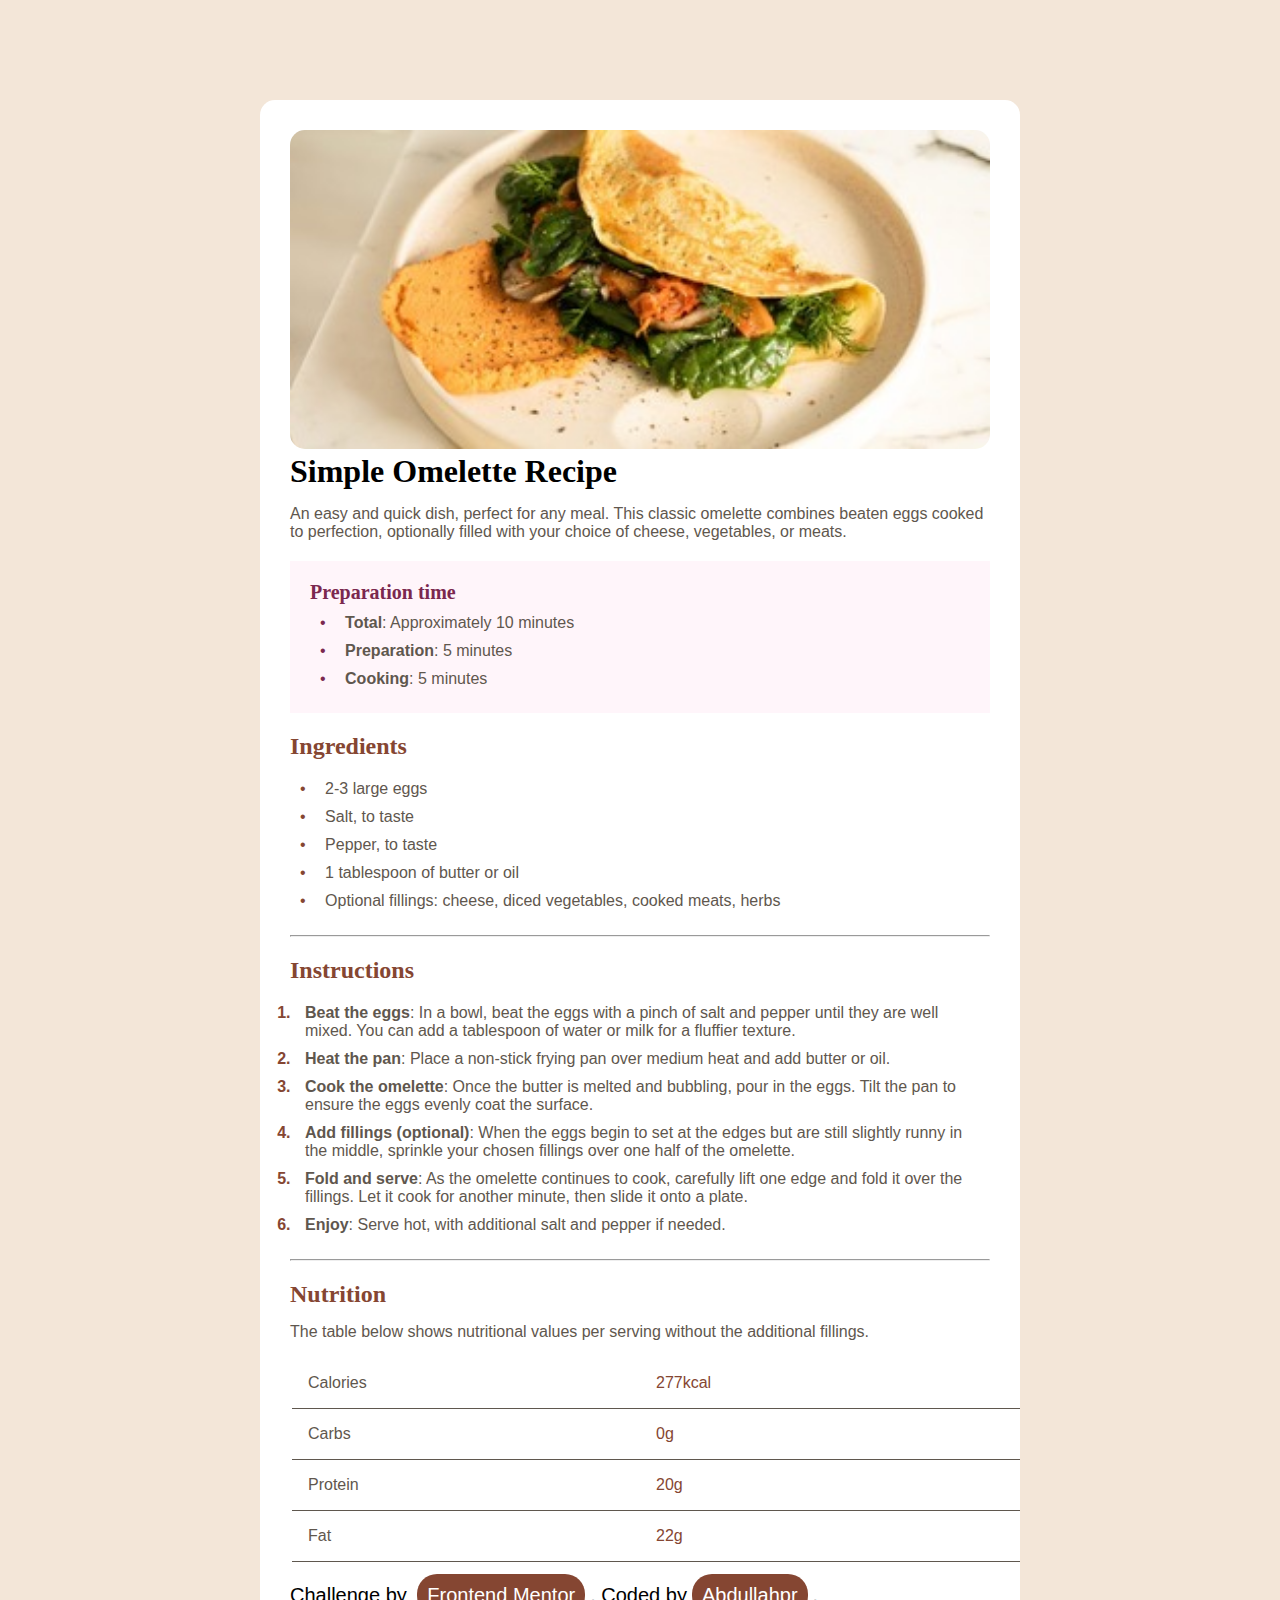
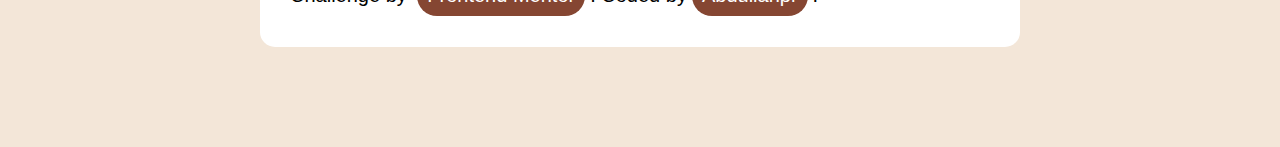
<file: index.html>
<!DOCTYPE html>
<html lang="en">

<head>
  <meta charset="UTF-8">
  <meta name="viewport" content="width=device-width, initial-scale=1.0">
  <!-- displays site properly based on user's device -->

  <link rel="icon" type="image/png" sizes="32x32" href="./assets/images/favicon-32x32.png">
  <meta http-equiv="X-UA-Compatible" content="IE=edge">
  <meta name="description" content="I will benefit from the omelet">
  <!-- Primary Meta Tags -->
  <title>Frontend Mentor | Recipe page</title>
<!-- Open Graph / Facebook -->
<meta property="og:type" content="website" />
<meta property="og:url" content="https://abdallahpr.github.io/CHALLENGES/" />
<meta property="og:title" content="Frontend Mentor | Recipe page" />
<meta property="og:description" content="I will benefit from the omelet" />
<meta property="og:image" content="./assets/images/image-omelette-1.jpeg" />
<meta property="og:image" content="./assets/images/image-omelette-tiny.jpeg" />
<!-- Twitter -->
<meta property="twitter:card" content="summary_large_image" />
<meta property="twitter:url" content="https://abdallahpr.github.io/CHALLENGES/" />
<meta property="twitter:title" content="Frontend Mentor | Recipe page" />
<meta property="twitter:description" content="I will benefit from the omelet" />
<meta property="twitter:image" content="./assets/images/image-omelette-1.jpeg" />


  <link rel="stylesheet" href="./design/YoungSerif-Regular.ttf">
  <link rel="stylesheet" href="./design/Outfit-VariableFont_wght.ttf">
  <link rel="stylesheet" href="style-guide.md">
  

  <link rel="stylesheet" href="home.css">
</head>

<body>
  <main>
    <div class="section-1">
      <img src="./assets/images/image-omelette.jpeg" alt="">
      <h1>Simple Omelette Recipe </h1>
      <p>
        An easy and quick dish, perfect for any meal. This classic omelette combines beaten eggs cooked
        to perfection, optionally filled with your choice of cheese, vegetables, or meats.
      </p>
    </div>

    <div class="section-2">
      <h2>Preparation time</h2>

      <ul>
      <li> <span>Total</span>: Approximately 10 minutes </li>
      <li> <span>Preparation</span>: 5 minutes </li>
      <li> <span>Cooking</span>: 5 minutes </li>
    </ul> 
    </div>


    <div class="section-3">
      <h2> Ingredients </h2>
      <ul>
        <li> 2-3 large eggs </li>
        <li> Salt, to taste </li>
        <li> Pepper, to taste </li>
        <li> 1 tablespoon of butter or oil </li>
        <li> Optional fillings: cheese, diced vegetables, cooked meats, herbs </li>
      </ul>
    </div>

    <hr>
    <div class="section-4">
      <h2> Instructions </h2>
      <ol>
        <li> <span>Beat the eggs</span>: In a bowl, beat the eggs with a pinch of salt and pepper until they are well mixed.
          You can add a tablespoon of water or milk for a fluffier texture.</li>

        <li> <span>Heat the pan</span>: Place a non-stick frying pan over medium heat and add butter or oil.</li>

        <li> <span>Cook the omelette</span>: Once the butter is melted and bubbling, pour in the eggs. Tilt the pan to ensure
          the eggs evenly coat the surface.</li>

        <li> <span>Add fillings (optional)</span>: When the eggs begin to set at the edges but are still slightly runny in the
          middle, sprinkle your chosen fillings over one half of the omelette.</li>

        <li> <span>Fold and serve</span>: As the omelette continues to cook, carefully lift one edge and fold it over the
          fillings. Let it cook for another minute, then slide it onto a plate.</li>

        <li> <span>Enjoy</span>: Serve hot, with additional salt and pepper if needed.</li>
      </ol>
    </div>
    <hr>
    <div class="section-5">
      <h2> Nutrition </h2>

      <p> The table below shows nutritional values per serving without the additional fillings. </p>
      <table>
        <tr>
          <td> Calories </td>
          <td> 277kcal </td>
        </tr>
        <tr>
          <td> Carbs </td>
          <td> 0g </td>
        </tr>
        <tr>
          <td> Protein </td>
          <td> 20g </td>
        </tr>
        <tr>
          <td> Fat </td>
          <td> 22g </td>
        </tr>
      </table>
    </div>

    <div class="section-6">
    <p> Challenge by </p> <a href="https://www.frontendmentor.io?ref=challenge" target="_blank">Frontend Mentor</a>.
    <p> Coded by </p><a href="https://github.com/Abdallahpr">Abdullahpr</a>.
    </div>
  </main>
</body>

</html>
</file>
<file: home.css>
* {
  padding: 0px;
  margin: 0px;
}

body {
  background-color: hsl(30, 54%, 90%);
  display: flex;
  justify-content: center;
  align-items: center;
}

main {
background-color: white;
  width: 700px;
  margin: 100px 0px;
  padding: 30px;
  border-radius: 15px;
  font-family: "Outfit", sans-serif;
  font-optical-sizing: auto;
  font-weight: 400;
}

h1,
h2 {
  font-family: "Young Serif", serif;
  font-weight: 700;
}

.section-1 p {
  margin: 15px 0px;
  color: hsl(30, 10%, 34%);
}

img {
    width: 100%; 
    text-align: center; 
    border-radius: 15px; 
}

.section-2 {
  background-color: hsl(330, 100%, 98%);
  padding: 20px;
  margin: 20px 0px;
}

.section-2 h2 {
  color: hsl(332, 51%, 32%);
  padding-bottom: 5px;
  font-size: 20px;
}

.section-2 ul {
  list-style: none;
  color: hsl(30, 10%, 34%);
  font-family: sans-serif;
}

.section-2 ul li::before {
  content: "•";
  color: hsl(332, 51%, 32%);
  padding: 0px 15px 0px 10px;
}

.section-2 span {
  font-weight: bold;
  display: inline-block;
  padding: 5px 0px 5px;
  color: hsl(30, 10%, 34%)
}

.section-3 {
  margin: 20px 0px;
}

.section-3 h2 {
  color: hsl(14, 45%, 36%);
  margin-bottom: 15px;
}

.section-3 ul {
  list-style: none;
}

.section-3 li {
  padding: 5px;
  color: hsl(30, 10%, 34%);
}

.section-3 ul li::before {
    color: hsl(14, 45%, 36%);
    content: "•";
    padding: 0px 15px 0px 5px;
}

.section-4 {
  margin: 20px 0px;
}

.section-4 h2 {
  color: hsl(14, 45%, 36%);
  margin: 15px 0px;
}

.section-4 ol {
  padding-left: 5px;
}

.section-4 li {
  color: hsl(30, 10%, 34%);
  padding: 5px 10px;
}

.section-4 li::marker {
  color: hsl(14, 45%, 36%);
  font-weight: 600;
}

.section-4 span {
  display: inline-block;
  font-weight: bold;
  color: hsl(30, 10%, 34%)
}

.section-5 {
  margin: 20px 0px;
}

.section-5 h2 {
  color: hsl(14, 45%, 36%);
  margin: 15px 0px;
}

.section-5 p {
  color: hsl(30, 10%, 34%);
  margin: 15px 0px;
}

td {
  color: hsl(14, 45%, 36%);
}

table tr td:first-child {
  color: hsl(30, 10%, 34%)
}

table {
  width: 100%;
}

tr {
  width: 100%;
  border-bottom: 1px solid hsl(30, 10%, 34%);
  border-collapse: collapse;
  display: grid;
  grid-template-columns: repeat(2, 1fr);
  padding: 1rem;

}

.section-6 {
  font-size: 20px;
}

.section-6 a {
  background-color: hsl(14, 45%, 36%);
  padding: 10px;
  color: white;
  text-decoration: none;
  border-radius: 20px;
  margin: 5px 5px;
  word-break: keep-all;
}
.section-6 p {
  display: inline-block;
  margin: 0px 0px 10px;
}

@media screen and (max-width: 650px) {
  main {
    margin: 0px;
  }

  .section-6 {
    font-size: 15px;
  }

  .section-6 a {
    margin: 0px 0px 5px 10px;
    display: inline-block;
  }
}
</file>
